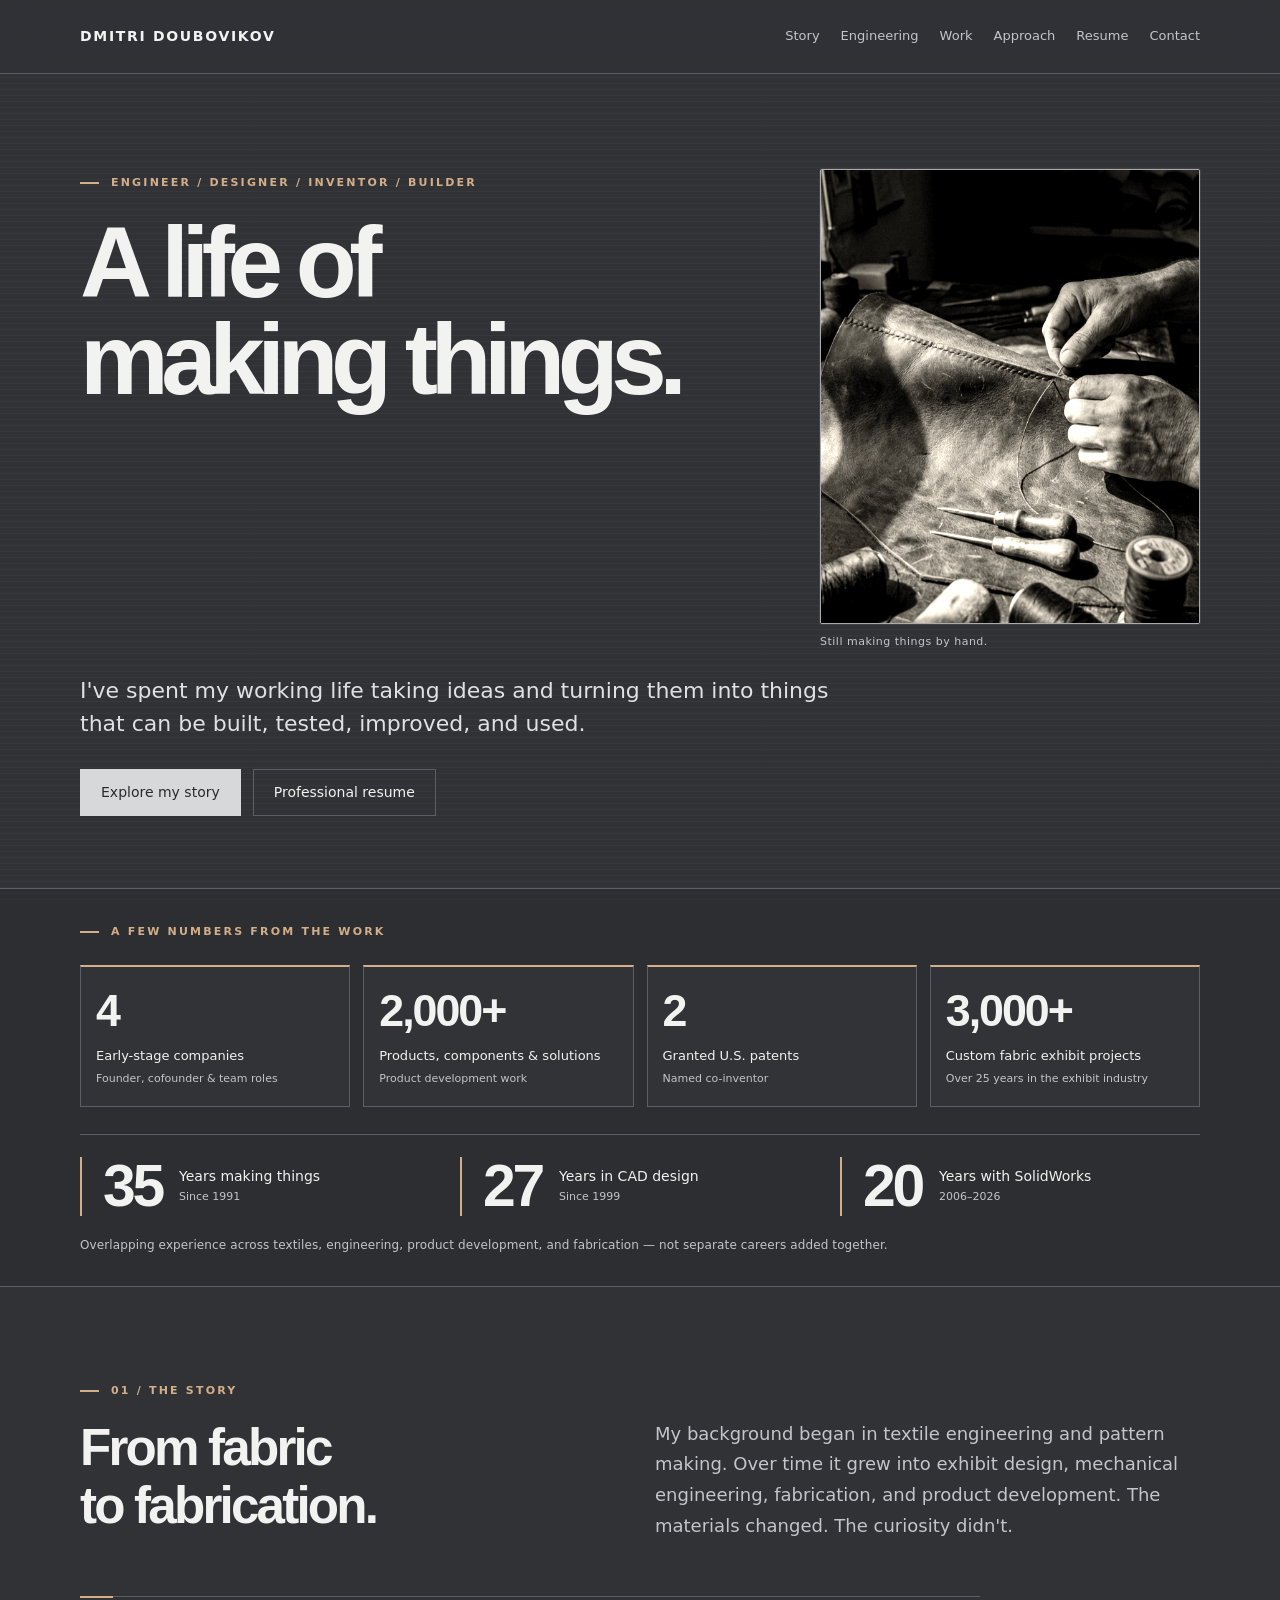
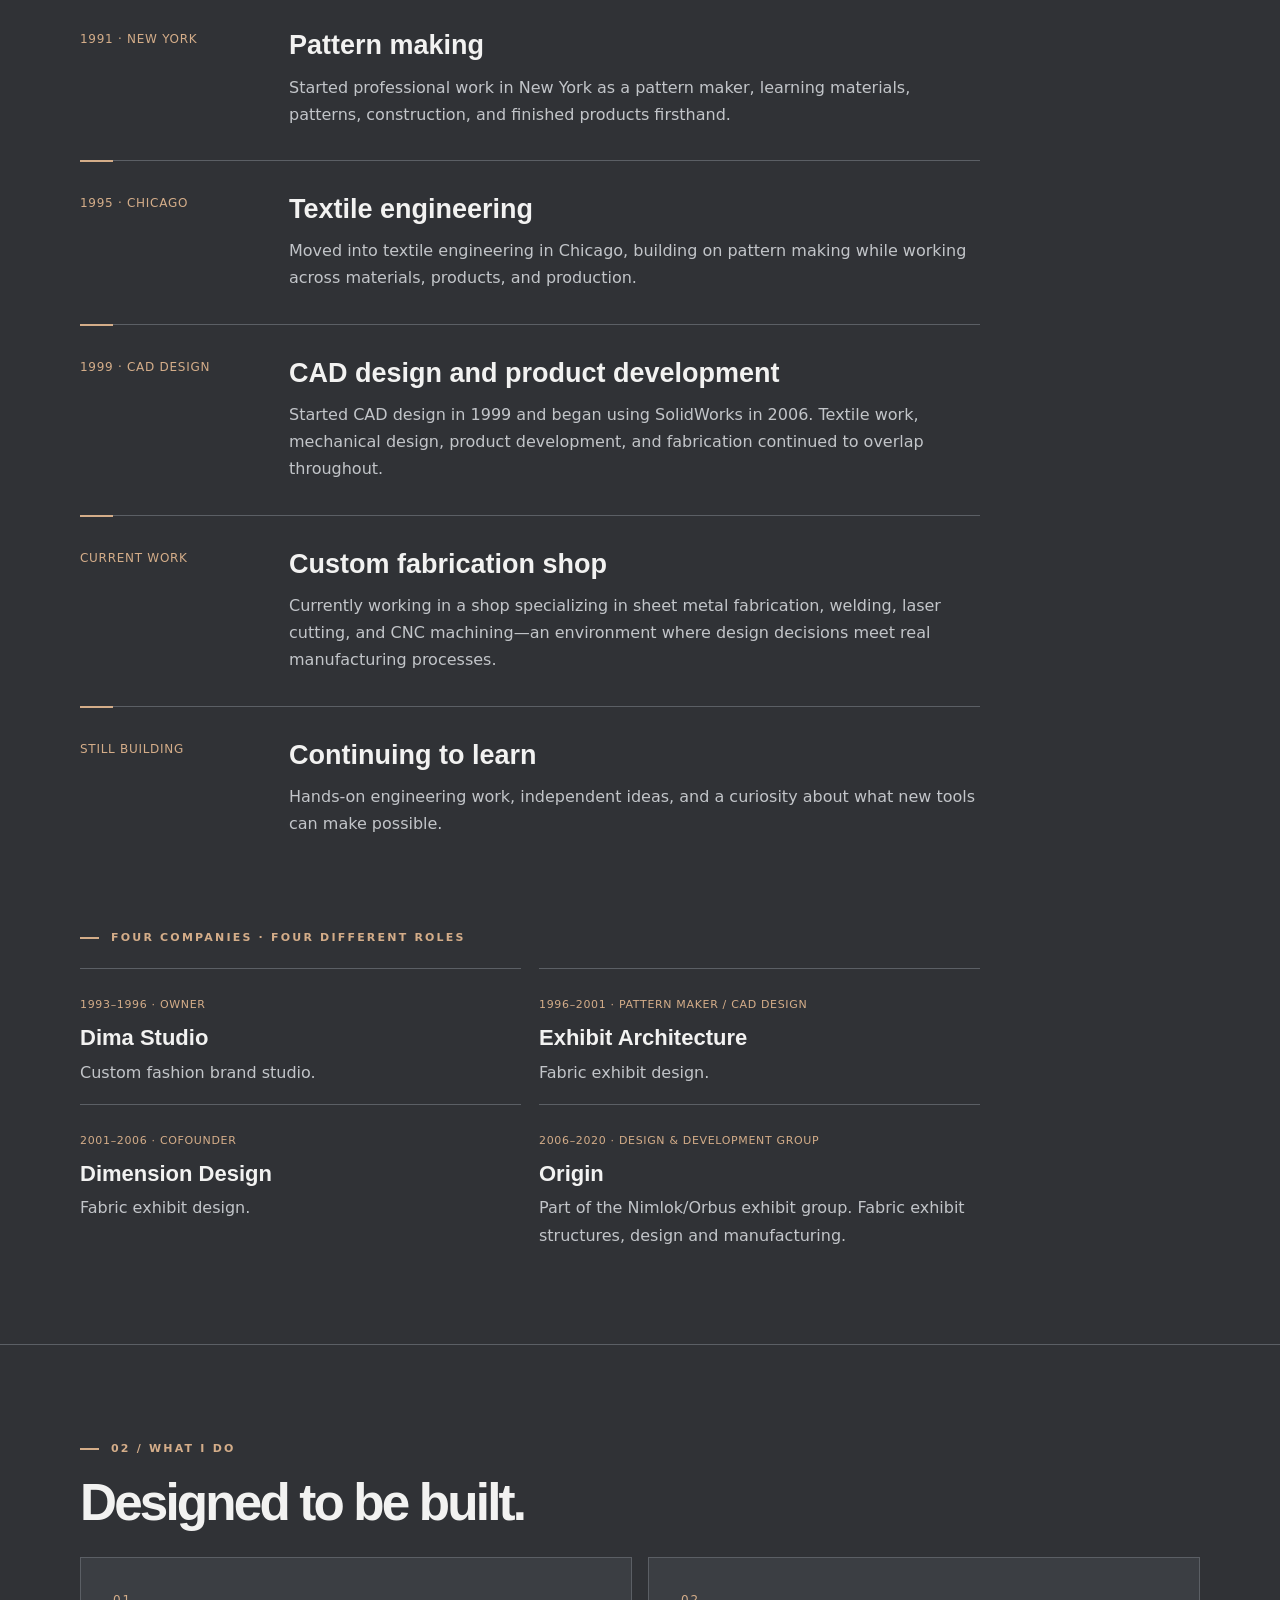
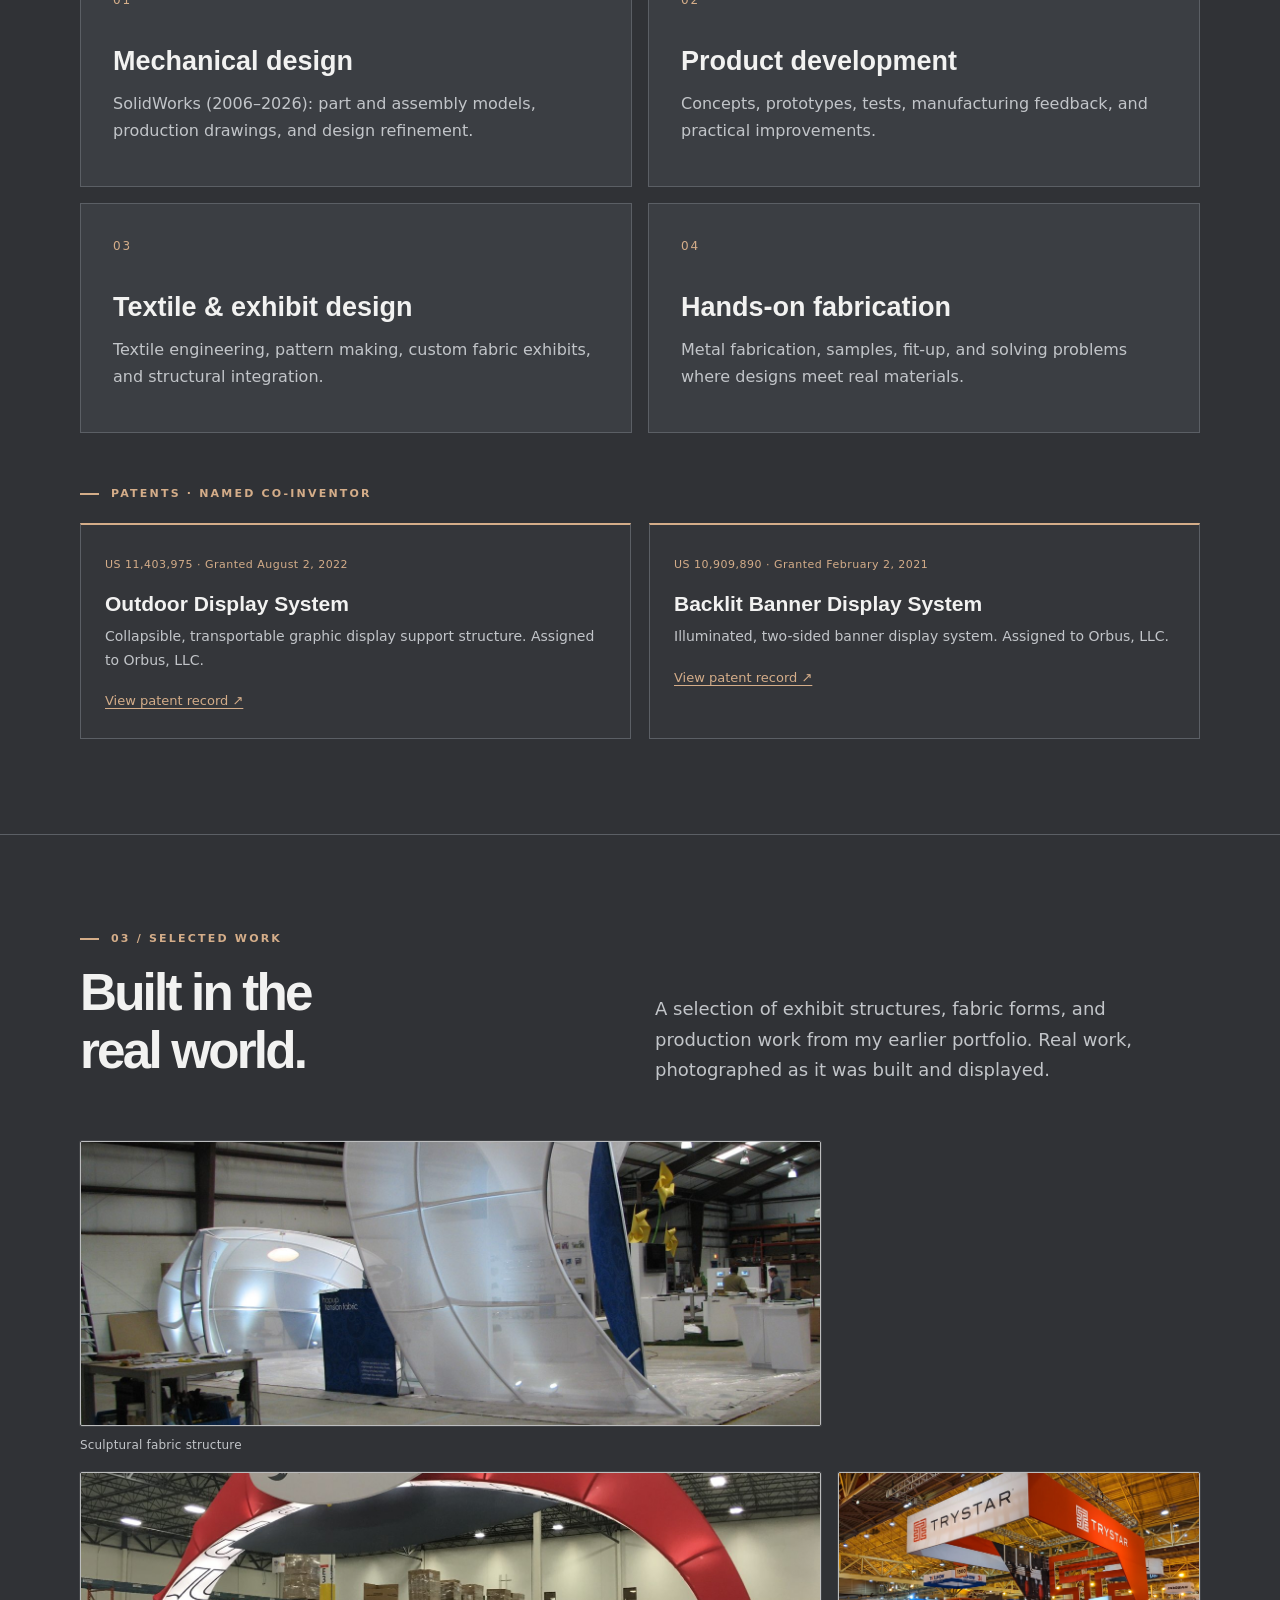
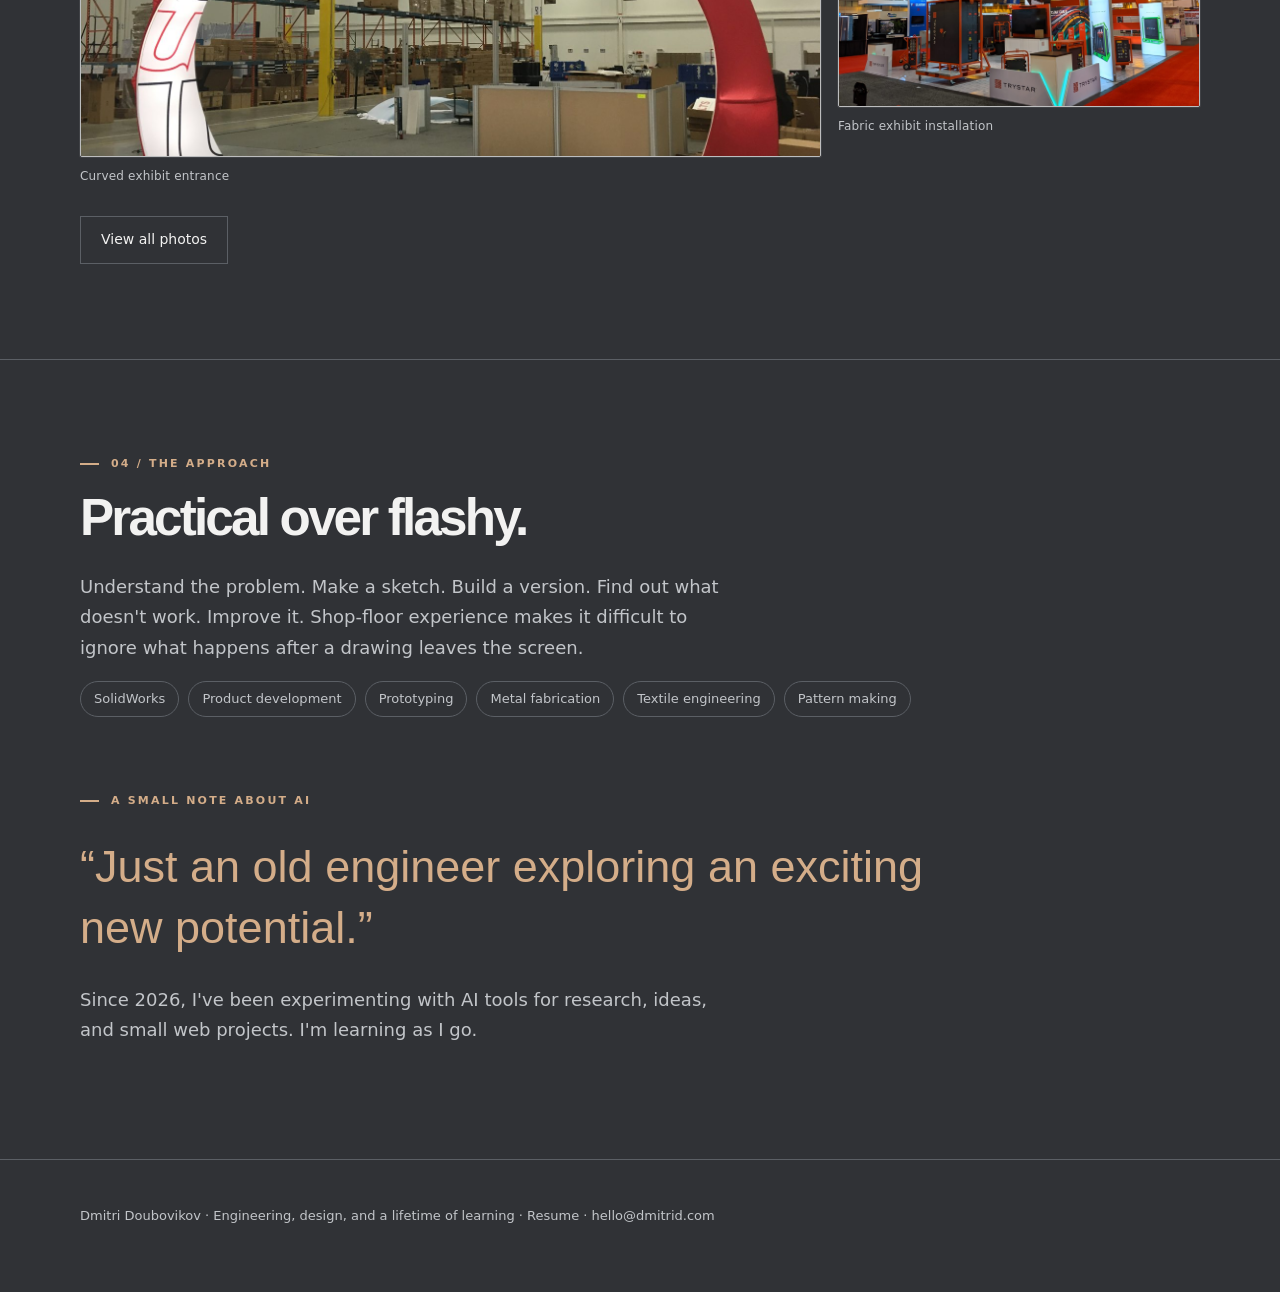
<file: index.html>
<!doctype html><html lang="en"><head><meta charset="utf-8"><meta name="viewport" content="width=device-width,initial-scale=1"><meta name="description" content="Dmitri Doubovikov — product development engineer, SolidWorks designer, inventor and hands-on builder."><title>Dmitri Doubovikov | A Life of Making Things</title><link rel="stylesheet" href="style.css"></head><body><header class="top"><nav class="wrap"><a class="brand" href="#top">DMITRI DOUBOVIKOV</a><div class="navlinks"><a href="#story">Story</a><a href="#engineering">Engineering</a><a href="photos.html">Work</a><a href="#approach">Approach</a><a href="resume.html">Resume</a><a href="mailto:hello@dmitrid.com">Contact</a></div></nav></header><main id="top"><div class="wrap hero"><div class="hero-main"><div><div class="eyebrow">Engineer / Designer / Inventor / Builder</div><h1>A life of<br><em>making things.</em></h1></div><figure class="hero-portrait"><img src="hero-leatherwork-sharp.jpg" width="607" height="964" alt="Hands sewing leather by hand at a workbench, a craft still practiced today"><figcaption>Still making things by hand.</figcaption></figure></div><div class="hero-bottom"><div><p class="lead">I've spent my working life taking ideas and turning them into things that can be built, tested, improved, and used.</p><div class="buttons"><a class="btn primary" href="#story">Explore my story</a><a class="btn" href="resume.html">Professional resume</a></div></div></div></div><section class="career-numbers" aria-label="Career in numbers"><div class="wrap"><div class="eyebrow">A few numbers from the work</div><div class="impact-stats"><div class="impact-stat"><strong>4</strong><span>Early-stage companies<br><small>Founder, cofounder &amp; team roles</small></span></div><div class="impact-stat"><strong>2,000+</strong><span>Products, components &amp; solutions<br><small>Product development work</small></span></div><div class="impact-stat"><strong>2</strong><span>Granted U.S. patents<br><small>Named co-inventor</small></span></div><div class="impact-stat"><strong>3,000+</strong><span>Custom fabric exhibit projects<br><small>Over 25 years in the exhibit industry</small></span></div></div><div class="career-stats"><div class="career-stat"><strong>35</strong><span>Years making things<br><small>Since 1991</small></span></div><div class="career-stat"><strong>27</strong><span>Years in CAD design<br><small>Since 1999</small></span></div><div class="career-stat"><strong>20</strong><span>Years with SolidWorks<br><small>2006–2026</small></span></div></div><p class="career-note">Overlapping experience across textiles, engineering, product development, and fabrication — not separate careers added together.</p></div></section><section id="story"><div class="wrap"><div class="eyebrow">01 / The story</div><div class="section-head"><h2>From fabric<br>to fabrication.</h2><p>My background began in textile engineering and pattern making. Over time it grew into exhibit design, mechanical engineering, fabrication, and product development. The materials changed. The curiosity didn't.</p></div><div class="timeline"><div class="step"><small>1991 · NEW YORK</small><div><h3>Pattern making</h3><p>Started professional work in New York as a pattern maker, learning materials, patterns, construction, and finished products firsthand.</p></div></div><div class="step"><small>1995 · CHICAGO</small><div><h3>Textile engineering</h3><p>Moved into textile engineering in Chicago, building on pattern making while working across materials, products, and production.</p></div></div><div class="step"><small>1999 · CAD DESIGN</small><div><h3>CAD design and product development</h3><p>Started CAD design in 1999 and began using SolidWorks in 2006. Textile work, mechanical design, product development, and fabrication continued to overlap throughout.</p></div></div><div class="step"><small>CURRENT WORK</small><div><h3>Custom fabrication shop</h3><p>Currently working in a shop specializing in sheet metal fabrication, welding, laser cutting, and CNC machining—an environment where design decisions meet real manufacturing processes.</p></div></div><div class="step"><small>STILL BUILDING</small><div><h3>Continuing to learn</h3><p>Hands-on engineering work, independent ideas, and a curiosity about what new tools can make possible.</p></div></div><div class="company-history"><div class="eyebrow">Four companies · Four different roles</div><div class="company-list"><article><small>1993–1996 · OWNER</small><h3>Dima Studio</h3><p>Custom fashion brand studio.</p></article><article><small>1996–2001 · PATTERN MAKER / CAD DESIGN</small><h3>Exhibit Architecture</h3><p>Fabric exhibit design.</p></article><article><small>2001–2006 · COFOUNDER</small><h3>Dimension Design</h3><p>Fabric exhibit design.</p></article><article><small>2006–2020 · DESIGN &amp; DEVELOPMENT GROUP</small><h3>Origin</h3><p>Part of the Nimlok/Orbus exhibit group. Fabric exhibit structures, design and manufacturing.</p></article></div></div></div></section><section id="engineering"><div class="wrap"><div class="eyebrow">02 / What I do</div><h2>Designed to be built.</h2><div class="grid"><article class="card"><div class="num">01</div><h3>Mechanical design</h3><p>SolidWorks (2006–2026): part and assembly models, production drawings, and design refinement.</p></article><article class="card"><div class="num">02</div><h3>Product development</h3><p>Concepts, prototypes, tests, manufacturing feedback, and practical improvements.</p></article><article class="card"><div class="num">03</div><h3>Textile &amp; exhibit design</h3><p>Textile engineering, pattern making, custom fabric exhibits, and structural integration.</p></article><article class="card"><div class="num">04</div><h3>Hands-on fabrication</h3><p>Metal fabrication, samples, fit-up, and solving problems where designs meet real materials.</p></article></div><div class="patent-records"><div class="eyebrow">Patents · Named co-inventor</div><div class="patent-list"><article><span class="patent-id">US 11,403,975 · Granted August 2, 2022</span><h3>Outdoor Display System</h3><p>Collapsible, transportable graphic display support structure. Assigned to Orbus, LLC.</p><a href="https://patents.justia.com/patent/11403975" target="_blank" rel="noopener noreferrer">View patent record ↗</a></article><article><span class="patent-id">US 10,909,890 · Granted February 2, 2021</span><h3>Backlit Banner Display System</h3><p>Illuminated, two-sided banner display system. Assigned to Orbus, LLC.</p><a href="https://patents.justia.com/patent/10909890" target="_blank" rel="noopener noreferrer">View patent record ↗</a></article></div></div></div></section><section id="projects"><div class="wrap"><div class="eyebrow">03 / Selected Work</div><div class="section-head"><h2>Built in the<br>real world.</h2><p>A selection of exhibit structures, fabric forms, and production work from my earlier portfolio. Real work, photographed as it was built and displayed.</p></div><div class="photo-grid"><figure class="photo-card wide"><a href="photos.html"><img src="assets/01-fabric-structure.jpg" alt="Sculptural fabric structure" loading="lazy" onerror="this.parentNode.hidden=true"></a><figcaption>Sculptural fabric structure</figcaption></figure><figure class="photo-card wide"><a href="photos.html"><img src="assets/05-red-arch.jpg" alt="Completed red curved exhibit entrance" loading="lazy" onerror="this.parentNode.hidden=true"></a><figcaption>Curved exhibit entrance</figcaption></figure><figure class="photo-card"><a href="photos.html"><img src="assets/10-orange-exhibit.jpg" alt="Fabric exhibit installation" loading="lazy" onerror="this.parentNode.hidden=true"></a><figcaption>Fabric exhibit installation</figcaption></figure></div><div class="buttons"><a class="btn" href="photos.html">View all photos</a></div></div></section><section id="approach"><div class="wrap"><div class="eyebrow">04 / The approach</div><h2>Practical over flashy.</h2><p class="intro">Understand the problem. Make a sketch. Build a version. Find out what doesn't work. Improve it. Shop-floor experience makes it difficult to ignore what happens after a drawing leaves the screen.</p><div class="tagrow"><span class="tag">SolidWorks</span><span class="tag">Product development</span><span class="tag">Prototyping</span><span class="tag">Metal fabrication</span><span class="tag">Textile engineering</span><span class="tag">Pattern making</span></div><div style="margin-top:75px" class="eyebrow">A small note about AI</div><p class="quote">“Just an old engineer exploring an exciting new potential.”</p><p class="intro">Since 2026, I've been experimenting with AI tools for research, ideas, and small web projects. I'm learning as I go.</p></div></section></main><footer class="foot"><div class="wrap">Dmitri Doubovikov · Engineering, design, and a lifetime of learning · <a href="resume.html">Resume</a> · <a href="mailto:hello@dmitrid.com">hello@dmitrid.com</a></div></footer><script id="site-presence-tracker">
/* Anonymous page-open events and presence heartbeats; no cookies, form data, or fingerprinting. */
(function(){
 if(!globalThis.crypto?.randomUUID || typeof fetch!=='function')return;
 const endpoint='https://znzoepudtfpsxoglkyia.supabase.co/rest/v1/site_visit_events';
 const key='sb_publishable_XySCbewhCGiQXPGMui5peA_SiZz0VqA';
 let session=crypto.randomUUID(),last=0;
 try{
  const k='ui_dmitrid_tab_session';
  const stored=sessionStorage.getItem(k);
  if(stored&&/^[0-9a-f-]{36}$/.test(stored))session=stored;
  else sessionStorage.setItem(k,session);
 }catch{}
 function record(type){
  if(document.visibilityState!=='visible')return;
  if(type==='heartbeat'&&Date.now()-last<18000)return;
  last=Date.now();
  const row={project_slug:'dmitrid.com',visitor_id:session,session_id:session,event_type:type};
  fetch(endpoint,{method:'POST',headers:{'Content-Type':'application/json',apikey:key,Prefer:'return=minimal'},body:JSON.stringify(row),keepalive:true}).catch(()=>{});
 }
 record('view');
 const started=Date.now();
 const timer=setInterval(()=>{if(Date.now()-started<30*60*1000)record('heartbeat');else clearInterval(timer)},20000);
})();
</script></body></html>
</file>
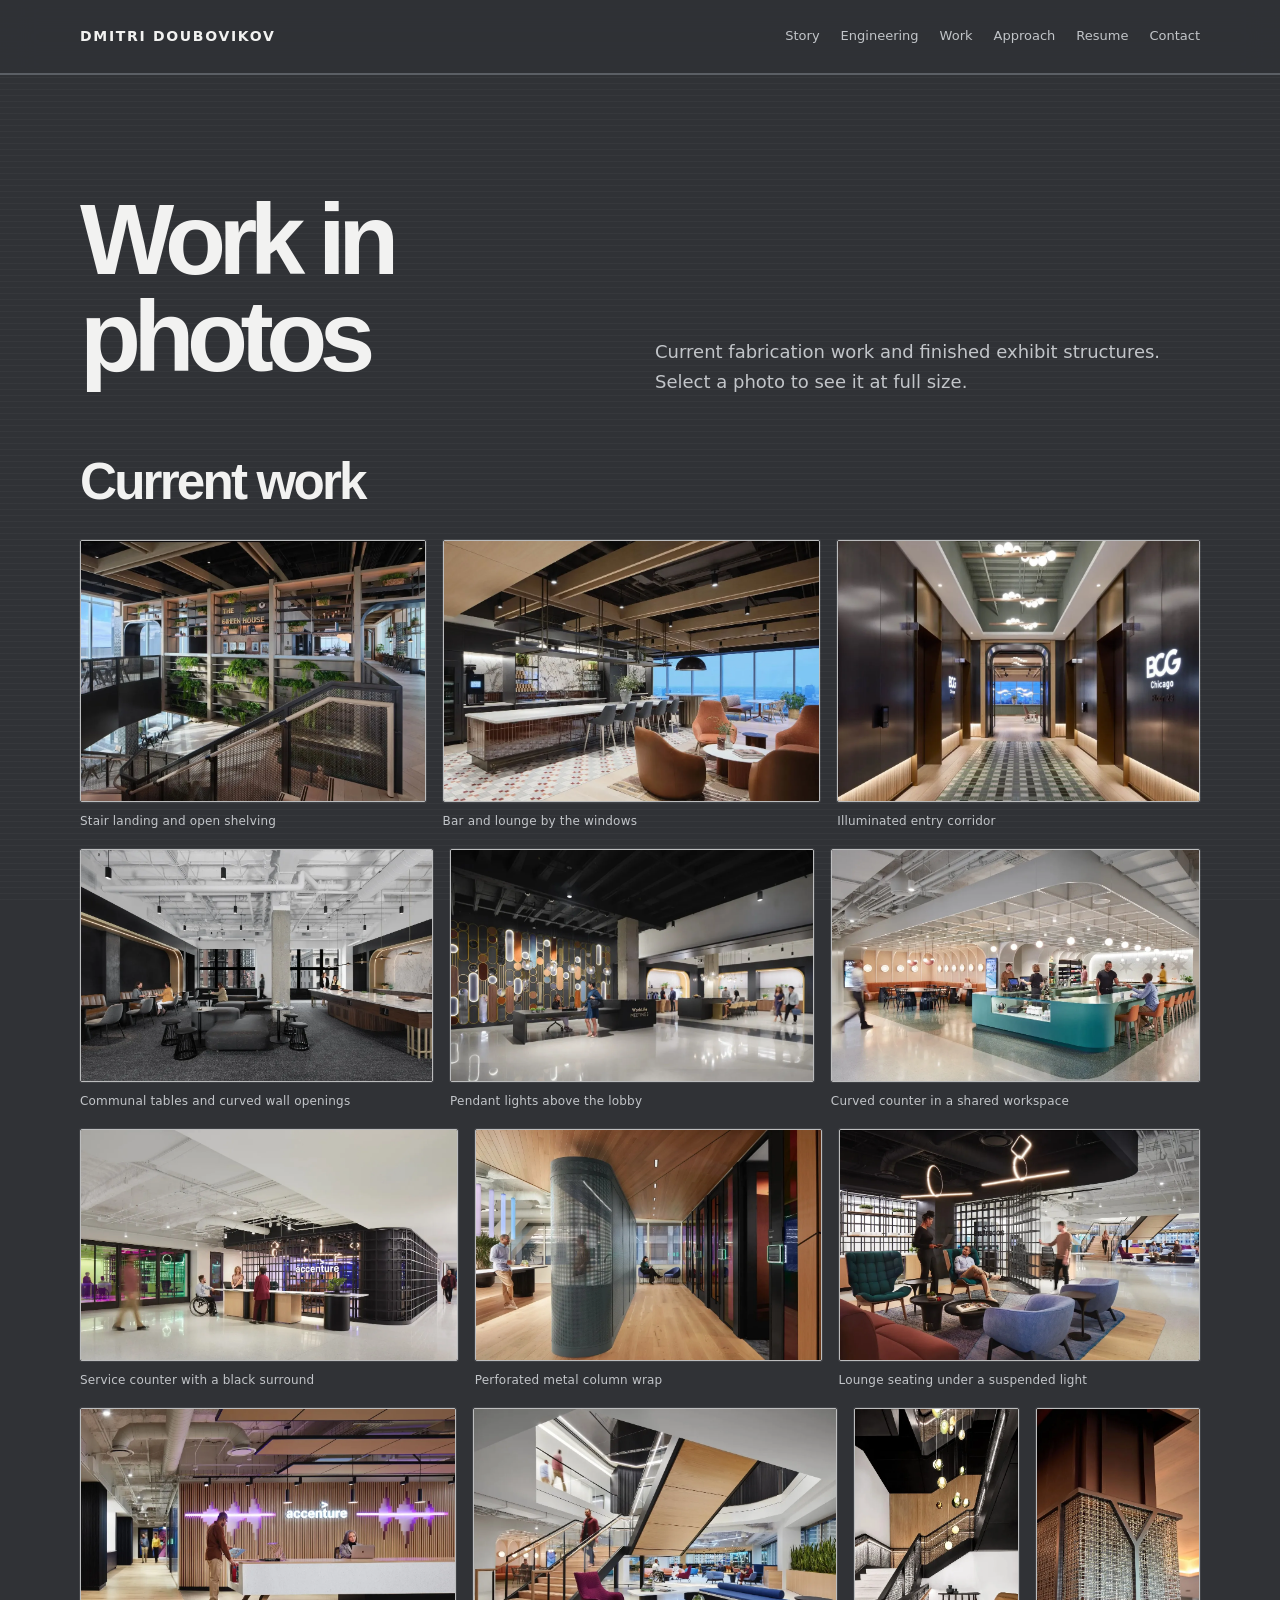
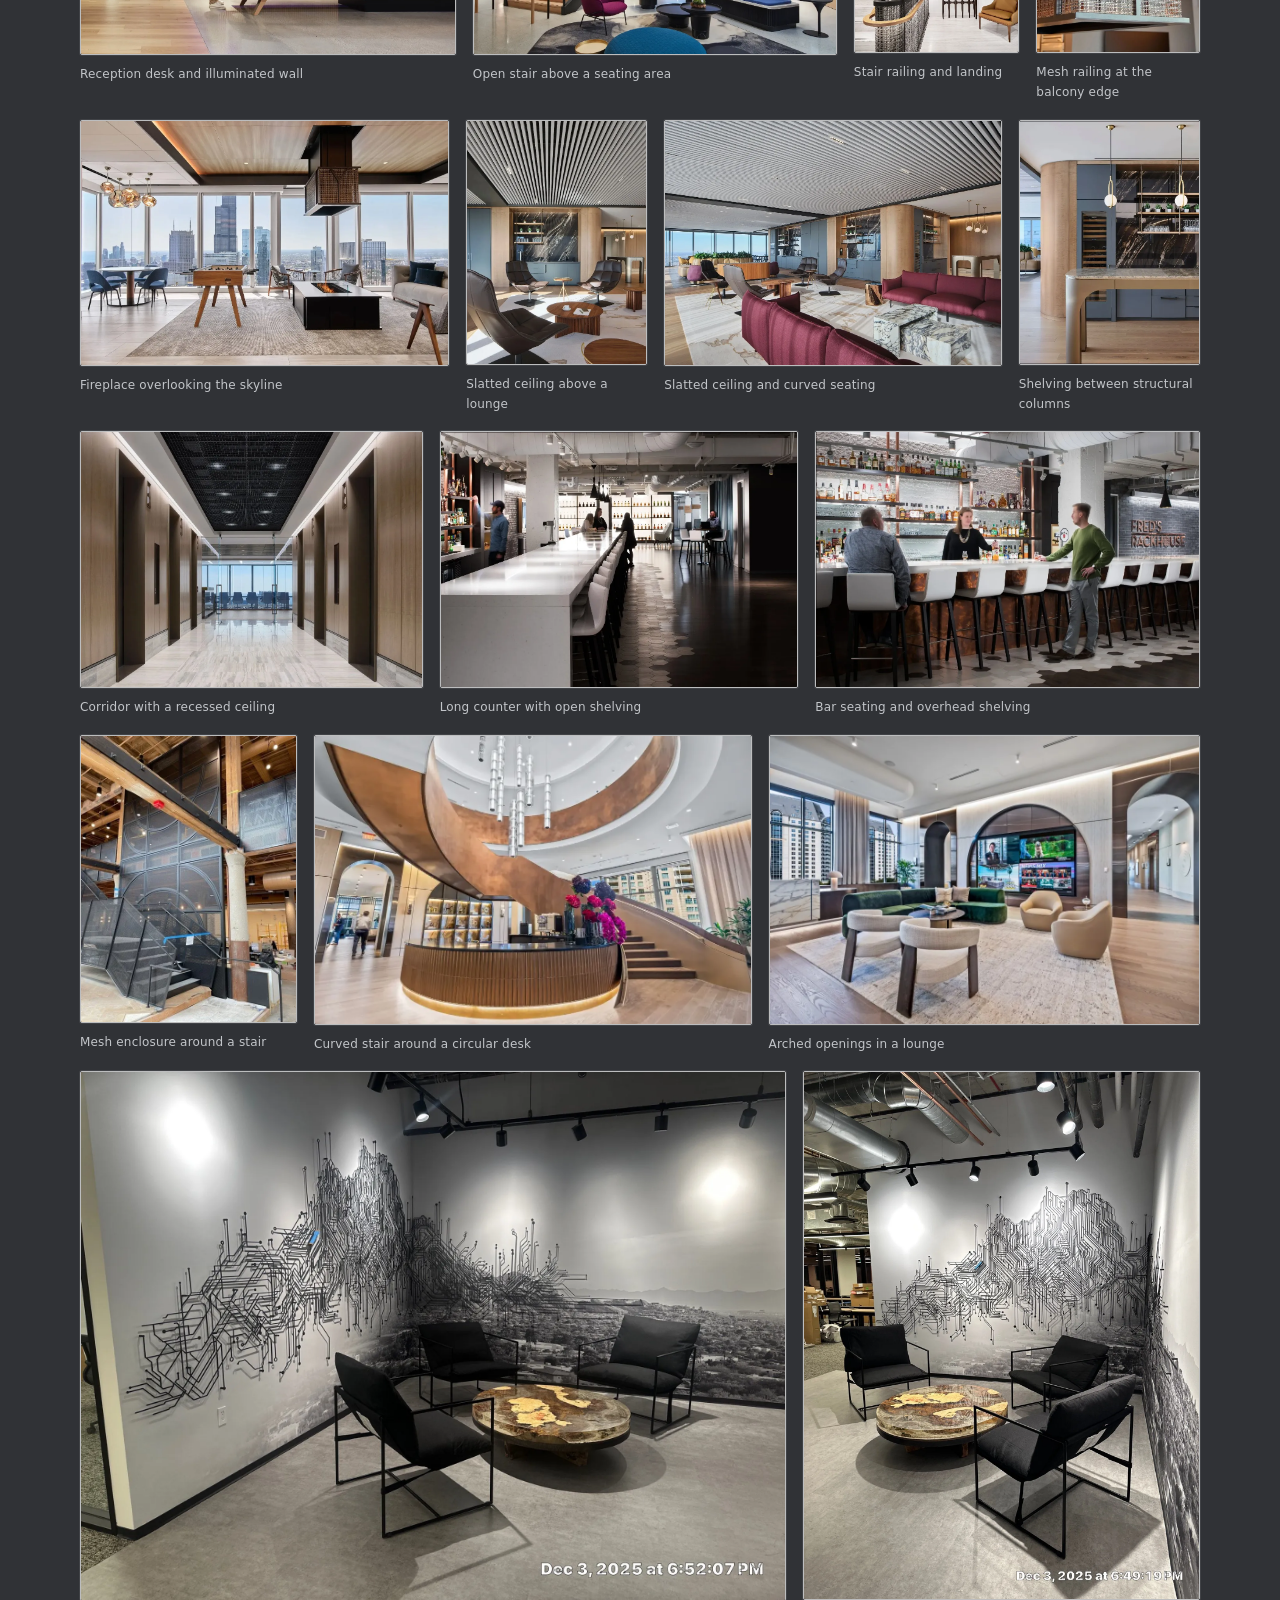
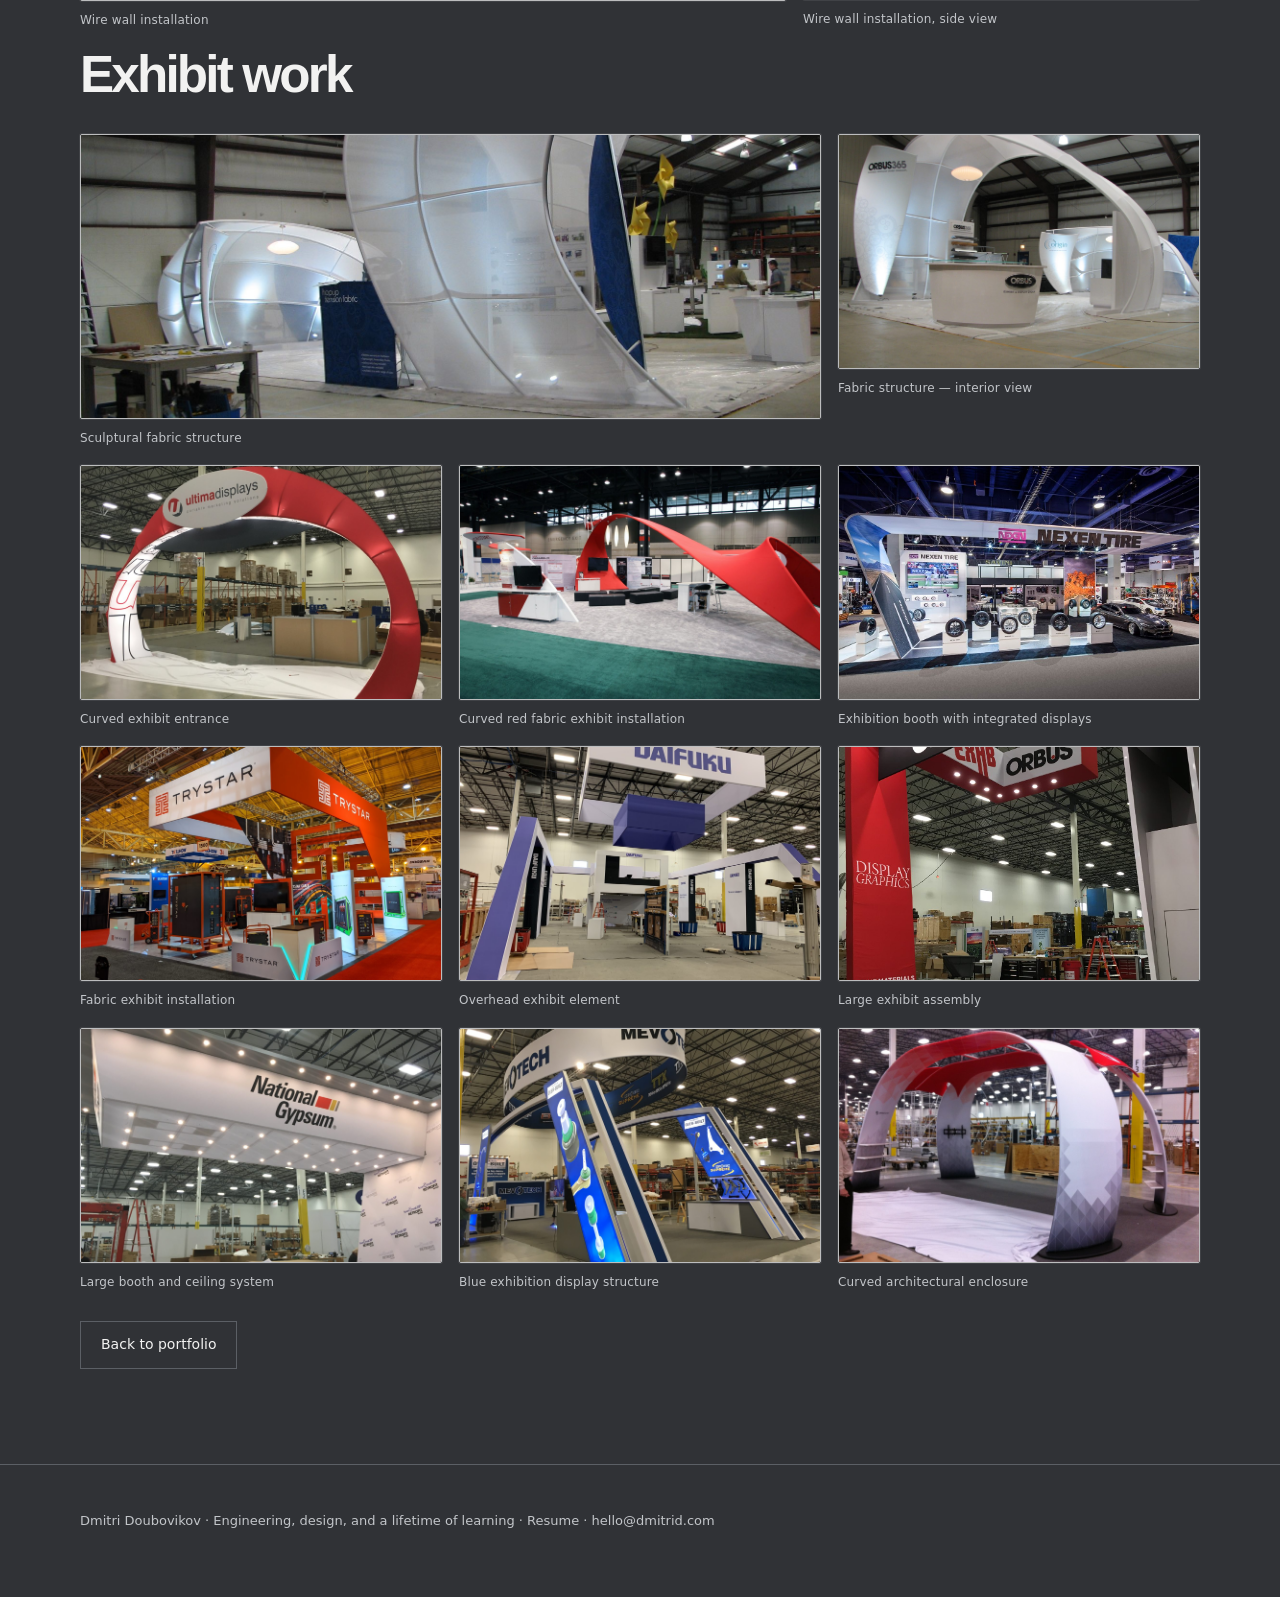
<file: photos.html>
<!doctype html>
<html lang="en">
<head>
<meta charset="utf-8">
<meta name="viewport" content="width=device-width,initial-scale=1">
<title>Work in Photos | Dmitri Doubovikov</title>
<meta name="description" content="Dmitri Doubovikov’s exhibit structures, fabric forms and technical drawings.">
<link rel="stylesheet" href="style.css">
<style>
.shop-gallery { display: flex; flex-wrap: wrap; align-items: flex-start; }
.shop-gallery .photo-card { flex: var(--ratio) 1 calc(var(--ratio) * 225px); }
.shop-gallery .photo-card img { height: auto; aspect-ratio: auto; }
@media (max-width: 760px) {
  .shop-gallery .photo-card { flex-basis: calc(var(--ratio) * 175px); }
}
@media (max-width: 460px) {
  .shop-gallery .photo-card { flex-basis: 100%; }
}
</style>
</head>
<body>
<header class="top"><nav class="wrap"><a class="brand" href="index.html#top">DMITRI DOUBOVIKOV</a><div class="navlinks"><a href="index.html#story">Story</a><a href="index.html#engineering">Engineering</a><a href="photos.html" aria-current="page">Work</a><a href="index.html#approach">Approach</a><a href="resume.html">Resume</a><a href="mailto:hello@dmitrid.com">Contact</a></div></nav></header>
<main><section><div class="wrap">
<div class="section-head"><h1>Work in photos</h1><p>Current fabrication work and finished exhibit structures. Select a photo to see it at full size.</p></div>
<h2>Current work</h2>
<div class="photo-grid shop-gallery">
<figure class="photo-card" style="--ratio:1.3205"><a href="assets/shop/2.webp"><img width="1067" height="808" src="assets/shop/2.webp" alt="Stair landing and open shelving" loading="eager"></a><figcaption>Stair landing and open shelving</figcaption></figure>
<figure class="photo-card" style="--ratio:1.4431"><a href="assets/shop/3.webp"><img width="1153" height="799" src="assets/shop/3.webp" alt="Bar and lounge by the windows" loading="eager"></a><figcaption>Bar and lounge by the windows</figcaption></figure>
<figure class="photo-card" style="--ratio:1.3860"><a href="assets/shop/4.webp"><img width="1106" height="798" src="assets/shop/4.webp" alt="Illuminated entry corridor" loading="lazy"></a><figcaption>Illuminated entry corridor</figcaption></figure>
<figure class="photo-card" style="--ratio:1.5156"><a href="assets/shop/5.webp"><img width="1211" height="799" src="assets/shop/5.webp" alt="Communal tables and curved wall openings" loading="lazy"></a><figcaption>Communal tables and curved wall openings</figcaption></figure>
<figure class="photo-card" style="--ratio:1.5613"><a href="assets/shop/6.webp"><img width="1249" height="800" src="assets/shop/6.webp" alt="Pendant lights above the lobby" loading="lazy"></a><figcaption>Pendant lights above the lobby</figcaption></figure>
<figure class="photo-card" style="--ratio:1.5845"><a href="assets/shop/7.webp"><img width="1266" height="799" src="assets/shop/7.webp" alt="Curved counter in a shared workspace" loading="lazy"></a><figcaption>Curved counter in a shared workspace</figcaption></figure>
<figure class="photo-card" style="--ratio:1.6299"><a href="assets/shop/8.webp"><img width="1299" height="797" src="assets/shop/8.webp" alt="Service counter with a black surround" loading="lazy"></a><figcaption>Service counter with a black surround</figcaption></figure>
<figure class="photo-card" style="--ratio:1.4962"><a href="assets/shop/9.webp"><img width="1194" height="798" src="assets/shop/9.webp" alt="Perforated metal column wrap" loading="lazy"></a><figcaption>Perforated metal column wrap</figcaption></figure>
<figure class="photo-card" style="--ratio:1.5592"><a href="assets/shop/10.webp"><img width="1252" height="803" src="assets/shop/10.webp" alt="Lounge seating under a suspended light" loading="lazy"></a><figcaption>Lounge seating under a suspended light</figcaption></figure>
<figure class="photo-card" style="--ratio:1.5264"><a href="assets/shop/11.webp"><img width="1215" height="796" src="assets/shop/11.webp" alt="Reception desk and illuminated wall" loading="lazy"></a><figcaption>Reception desk and illuminated wall</figcaption></figure>
<figure class="photo-card" style="--ratio:1.4782"><a href="assets/shop/12.webp"><img width="1184" height="801" src="assets/shop/12.webp" alt="Open stair above a seating area" loading="lazy"></a><figcaption>Open stair above a seating area</figcaption></figure>
<figure class="photo-card" style="--ratio:0.6722"><a href="assets/shop/13.webp"><img width="529" height="787" src="assets/shop/13.webp" alt="Stair railing and landing" loading="lazy"></a><figcaption>Stair railing and landing</figcaption></figure>
<figure class="photo-card" style="--ratio:0.6646"><a href="assets/shop/14.webp"><img width="531" height="799" src="assets/shop/14.webp" alt="Mesh railing at the balcony edge" loading="lazy"></a><figcaption>Mesh railing at the balcony edge</figcaption></figure>
<figure class="photo-card" style="--ratio:1.5037"><a href="assets/shop/15.webp"><img width="1203" height="800" src="assets/shop/15.webp" alt="Fireplace overlooking the skyline" loading="lazy"></a><figcaption>Fireplace overlooking the skyline</figcaption></figure>
<figure class="photo-card" style="--ratio:0.7378"><a href="assets/shop/16.webp"><img width="588" height="797" src="assets/shop/16.webp" alt="Slatted ceiling above a lounge" loading="lazy"></a><figcaption>Slatted ceiling above a lounge</figcaption></figure>
<figure class="photo-card" style="--ratio:1.3745"><a href="assets/shop/17.webp"><img width="1101" height="801" src="assets/shop/17.webp" alt="Slatted ceiling and curved seating" loading="lazy"></a><figcaption>Slatted ceiling and curved seating</figcaption></figure>
<figure class="photo-card" style="--ratio:0.7385"><a href="assets/shop/18.webp"><img width="596" height="807" src="assets/shop/18.webp" alt="Shelving between structural columns" loading="lazy"></a><figcaption>Shelving between structural columns</figcaption></figure>
<figure class="photo-card" style="--ratio:1.3371"><a href="assets/shop/19.webp"><img width="1067" height="798" src="assets/shop/19.webp" alt="Corridor with a recessed ceiling" loading="lazy"></a><figcaption>Corridor with a recessed ceiling</figcaption></figure>
<figure class="photo-card" style="--ratio:1.3995"><a href="assets/shop/20.webp"><img width="1121" height="801" src="assets/shop/20.webp" alt="Long counter with open shelving" loading="lazy"></a><figcaption>Long counter with open shelving</figcaption></figure>
<figure class="photo-card" style="--ratio:1.5012"><a href="assets/shop/21.webp"><img width="1201" height="800" src="assets/shop/21.webp" alt="Bar seating and overhead shelving" loading="lazy"></a><figcaption>Bar seating and overhead shelving</figcaption></figure>
<figure class="photo-card" style="--ratio:0.7500"><a href="assets/shop/22.webp"><img width="480" height="640" src="assets/shop/22.webp" alt="Mesh enclosure around a stair" loading="lazy"></a><figcaption>Mesh enclosure around a stair</figcaption></figure>
<figure class="photo-card" style="--ratio:1.5136"><a href="assets/shop/23.webp"><img width="946" height="625" src="assets/shop/23.webp" alt="Curved stair around a circular desk" loading="lazy"></a><figcaption>Curved stair around a circular desk</figcaption></figure>
<figure class="photo-card" style="--ratio:1.4921"><a href="assets/shop/24.webp"><img width="940" height="630" src="assets/shop/24.webp" alt="Arched openings in a lounge" loading="lazy"></a><figcaption>Arched openings in a lounge</figcaption></figure>
<figure class="photo-card" style="--ratio:1.3333"><a href="assets/shop/wire-1.webp"><img width="1800" height="1350" src="assets/shop/wire-1.webp" alt="Wire wall installation" loading="lazy"></a><figcaption>Wire wall installation</figcaption></figure>
<figure class="photo-card" style="--ratio:0.7500"><a href="assets/shop/wire-2.webp"><img width="1350" height="1800" src="assets/shop/wire-2.webp" alt="Wire wall installation, side view" loading="lazy"></a><figcaption>Wire wall installation, side view</figcaption></figure>
</div>
<h2>Exhibit work</h2>
<div class="photo-grid">
<figure class="photo-card wide"><a href="assets/01-fabric-structure.jpg"><img src="assets/01-fabric-structure.jpg" alt="Sculptural fabric structure" loading="eager"></a><figcaption>Sculptural fabric structure</figcaption></figure>
<figure class="photo-card"><a href="assets/02-structure-interior.jpg"><img src="assets/02-structure-interior.jpg" alt="Fabric structure — interior view" loading="eager"></a><figcaption>Fabric structure — interior view</figcaption></figure>


<figure class="photo-card"><a href="assets/05-red-arch.jpg"><img src="assets/05-red-arch.jpg" alt="Curved exhibit entrance" loading="lazy"></a><figcaption>Curved exhibit entrance</figcaption></figure>
<figure class="photo-card"><a href="assets/06-ferring-exhibit.jpg"><img src="assets/06-ferring-exhibit.jpg" alt="Curved red fabric exhibit installation" loading="lazy"></a><figcaption>Curved red fabric exhibit installation</figcaption></figure>


<figure class="photo-card"><a href="assets/09-nexen.jpg"><img src="assets/09-nexen.jpg" alt="Exhibition booth with integrated display elements" loading="lazy"></a><figcaption>Exhibition booth with integrated displays</figcaption></figure>
<figure class="photo-card"><a href="assets/10-orange-exhibit.jpg"><img src="assets/10-orange-exhibit.jpg" alt="Fabric exhibit installation" loading="lazy"></a><figcaption>Fabric exhibit installation</figcaption></figure>
<figure class="photo-card"><a href="assets/11-suspended-structure.jpg"><img src="assets/11-suspended-structure.jpg" alt="Overhead exhibit element" loading="lazy"></a><figcaption>Overhead exhibit element</figcaption></figure>

<figure class="photo-card"><a href="assets/13-structural-detail.jpg"><img src="assets/13-structural-detail.jpg" alt="Large exhibit assembly" loading="lazy"></a><figcaption>Large exhibit assembly</figcaption></figure>
<figure class="photo-card"><a href="assets/14-national-gypsum.jpg"><img src="assets/14-national-gypsum.jpg" alt="Large booth and ceiling system" loading="lazy"></a><figcaption>Large booth and ceiling system</figcaption></figure>
<figure class="photo-card"><a href="assets/15-blue-exhibit.jpg"><img src="assets/15-blue-exhibit.jpg" alt="Blue exhibition display structure" loading="lazy"></a><figcaption>Blue exhibition display structure</figcaption></figure>
<figure class="photo-card"><a href="assets/16-curved-enclosure.jpg"><img src="assets/16-curved-enclosure.jpg" alt="Curved architectural enclosure" loading="lazy"></a><figcaption>Curved architectural enclosure</figcaption></figure>

</div><div class="buttons"><a class="btn" href="index.html#projects">Back to portfolio</a></div>
</div></section></main>
<footer class="foot"><div class="wrap">Dmitri Doubovikov · Engineering, design, and a lifetime of learning · <a href="resume.html">Resume</a> · <a href="mailto:hello@dmitrid.com">hello@dmitrid.com</a></div></footer>
<script id="site-presence-tracker">
/* Anonymous page-open events and presence heartbeats; no cookies, form data, or fingerprinting. */
(function(){
 if(!globalThis.crypto?.randomUUID || typeof fetch!=='function')return;
 const endpoint='https://znzoepudtfpsxoglkyia.supabase.co/rest/v1/site_visit_events';
 const key='sb_publishable_XySCbewhCGiQXPGMui5peA_SiZz0VqA';
 let session=crypto.randomUUID(),last=0;
 try{
  const k='ui_dmitrid_tab_session';
  const stored=sessionStorage.getItem(k);
  if(stored&&/^[0-9a-f-]{36}$/.test(stored))session=stored;
  else sessionStorage.setItem(k,session);
 }catch{}
 function record(type){
  if(document.visibilityState!=='visible')return;
  if(type==='heartbeat'&&Date.now()-last<18000)return;
  last=Date.now();
  const row={project_slug:'dmitrid.com',visitor_id:session,session_id:session,event_type:type};
  fetch(endpoint,{method:'POST',headers:{'Content-Type':'application/json',apikey:key,Prefer:'return=minimal'},body:JSON.stringify(row),keepalive:true}).catch(()=>{});
 }
 record('view');
 const started=Date.now();
 const timer=setInterval(()=>{if(Date.now()-started<30*60*1000)record('heartbeat');else clearInterval(timer)},20000);
})();
</script></body></html>
</file>
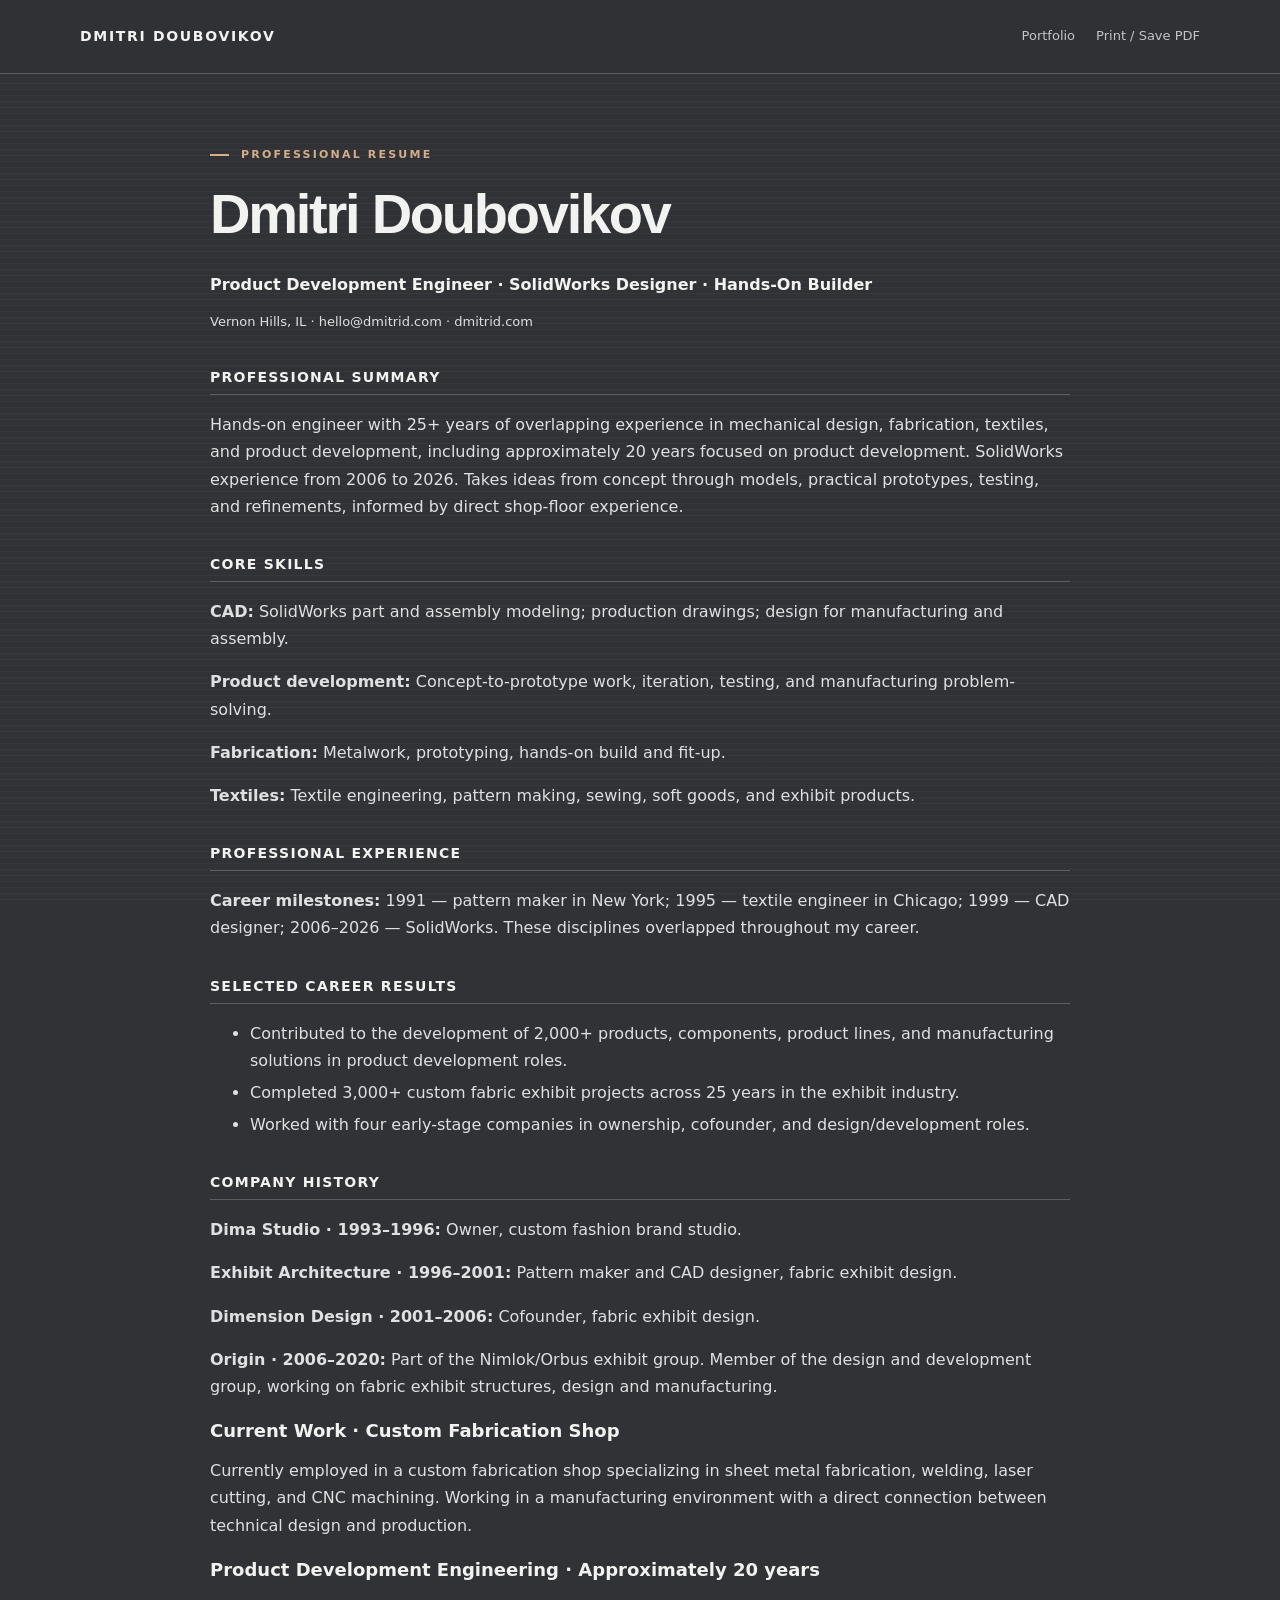
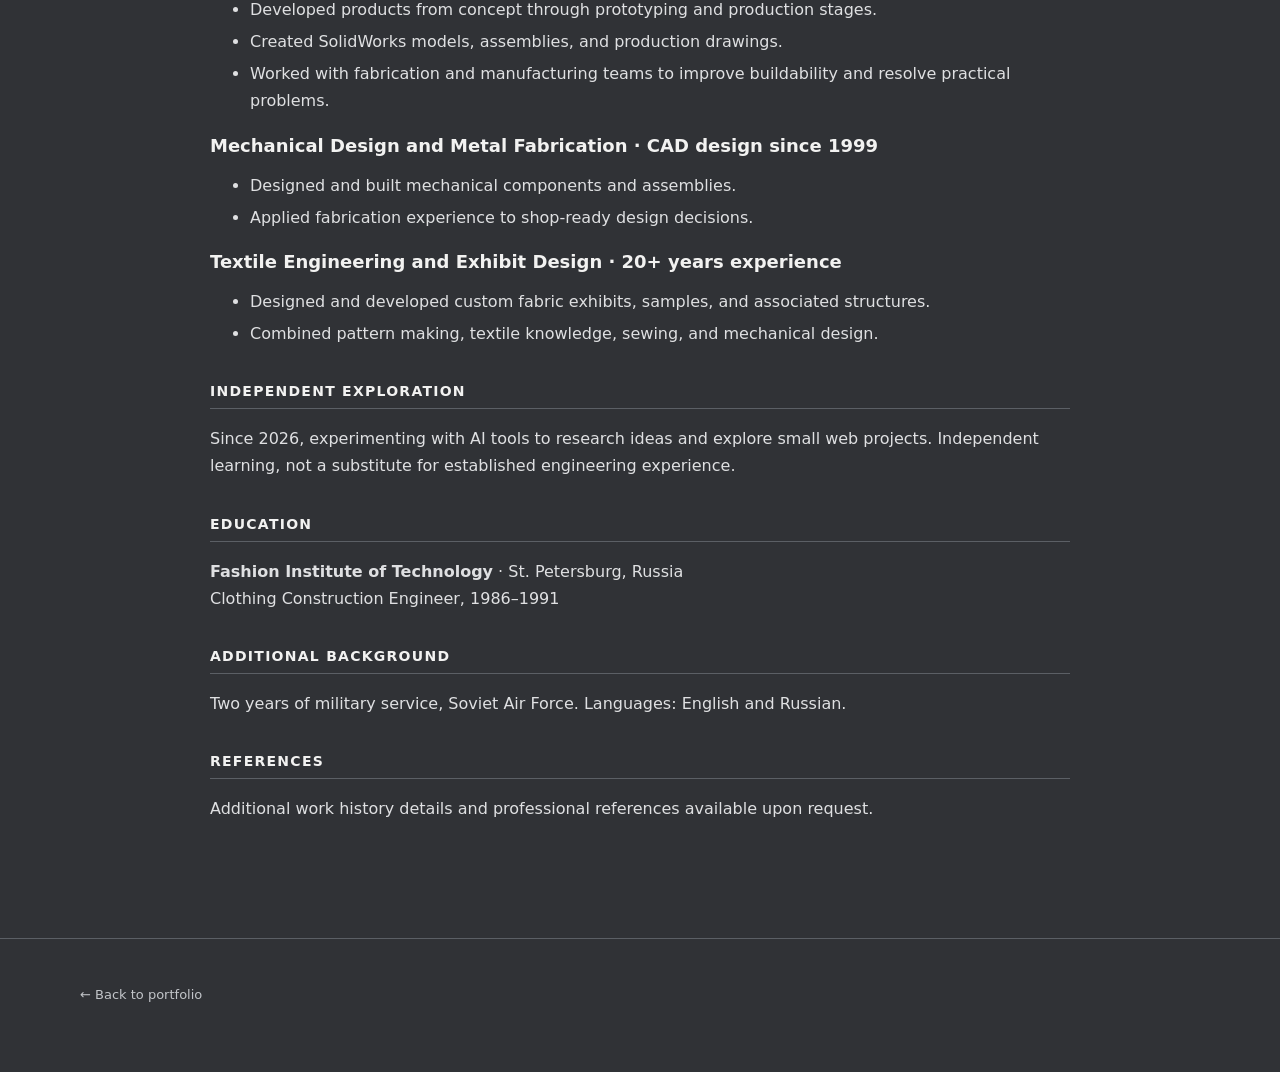
<file: resume.html>
<!doctype html><html lang="en"><head><meta charset="utf-8"><meta name="viewport" content="width=device-width,initial-scale=1"><title>Resume | Dmitri Doubovikov</title><link rel="stylesheet" href="style.css"></head><body><header class="top"><nav class="wrap"><a class="brand" href="index.html">DMITRI DOUBOVIKOV</a><div class="navlinks"><a href="index.html">Portfolio</a><a href="#" onclick="window.print();return false">Print / Save PDF</a></div></nav></header><main class="wrap resume"><div class="eyebrow">Professional resume</div><h1>Dmitri Doubovikov</h1><strong>Product Development Engineer · SolidWorks Designer · Hands-On Builder</strong><p class="small">Vernon Hills, IL · <a href="mailto:hello@dmitrid.com">hello@dmitrid.com</a> · dmitrid.com</p><h2>Professional Summary</h2><p>Hands-on engineer with 25+ years of overlapping experience in mechanical design, fabrication, textiles, and product development, including approximately 20 years focused on product development. SolidWorks experience from 2006 to 2026. Takes ideas from concept through models, practical prototypes, testing, and refinements, informed by direct shop-floor experience.</p><h2>Core Skills</h2><p><strong>CAD:</strong> SolidWorks part and assembly modeling; production drawings; design for manufacturing and assembly.</p><p><strong>Product development:</strong> Concept-to-prototype work, iteration, testing, and manufacturing problem-solving.</p><p><strong>Fabrication:</strong> Metalwork, prototyping, hands-on build and fit-up.</p><p><strong>Textiles:</strong> Textile engineering, pattern making, sewing, soft goods, and exhibit products.</p><h2>Professional Experience</h2><p><strong>Career milestones:</strong> 1991 — pattern maker in New York; 1995 — textile engineer in Chicago; 1999 — CAD designer; 2006–2026 — SolidWorks. These disciplines overlapped throughout my career.</p><h2>Selected Career Results</h2><ul><li>Contributed to the development of 2,000+ products, components, product lines, and manufacturing solutions in product development roles.</li><li>Completed 3,000+ custom fabric exhibit projects across 25 years in the exhibit industry.</li><li>Worked with four early-stage companies in ownership, cofounder, and design/development roles.</li></ul><h2>Company History</h2><p><strong>Dima Studio · 1993–1996:</strong> Owner, custom fashion brand studio.</p><p><strong>Exhibit Architecture · 1996–2001:</strong> Pattern maker and CAD designer, fabric exhibit design.</p><p><strong>Dimension Design · 2001–2006:</strong> Cofounder, fabric exhibit design.</p><p><strong>Origin · 2006–2020:</strong> Part of the Nimlok/Orbus exhibit group. Member of the design and development group, working on fabric exhibit structures, design and manufacturing.</p><h3>Current Work · Custom Fabrication Shop</h3><p>Currently employed in a custom fabrication shop specializing in sheet metal fabrication, welding, laser cutting, and CNC machining. Working in a manufacturing environment with a direct connection between technical design and production.</p><h3>Product Development Engineering · Approximately 20 years</h3><ul><li>Developed products from concept through prototyping and production stages.</li><li>Created SolidWorks models, assemblies, and production drawings.</li><li>Worked with fabrication and manufacturing teams to improve buildability and resolve practical problems.</li></ul><h3>Mechanical Design and Metal Fabrication · CAD design since 1999</h3><ul><li>Designed and built mechanical components and assemblies.</li><li>Applied fabrication experience to shop-ready design decisions.</li></ul><h3>Textile Engineering and Exhibit Design · 20+ years experience</h3><ul><li>Designed and developed custom fabric exhibits, samples, and associated structures.</li><li>Combined pattern making, textile knowledge, sewing, and mechanical design.</li></ul><h2>Independent Exploration</h2><p>Since 2026, experimenting with AI tools to research ideas and explore small web projects. Independent learning, not a substitute for established engineering experience.</p><h2>Education</h2><p><strong>Fashion Institute of Technology</strong> · St. Petersburg, Russia<br>Clothing Construction Engineer, 1986–1991</p><h2>Additional Background</h2><p>Two years of military service, Soviet Air Force. Languages: English and Russian.</p><h2>References</h2><p>Additional work history details and professional references available upon request.</p></main><footer class="foot"><div class="wrap"><a href="index.html">← Back to portfolio</a></div></footer><script id="site-presence-tracker">
/* Anonymous page-open events and presence heartbeats; no cookies, form data, or fingerprinting. */
(function(){
 if(!globalThis.crypto?.randomUUID || typeof fetch!=='function')return;
 const endpoint='https://znzoepudtfpsxoglkyia.supabase.co/rest/v1/site_visit_events';
 const key='sb_publishable_XySCbewhCGiQXPGMui5peA_SiZz0VqA';
 let session=crypto.randomUUID(),last=0;
 try{
  const k='ui_dmitrid_tab_session';
  const stored=sessionStorage.getItem(k);
  if(stored&&/^[0-9a-f-]{36}$/.test(stored))session=stored;
  else sessionStorage.setItem(k,session);
 }catch{}
 function record(type){
  if(document.visibilityState!=='visible')return;
  if(type==='heartbeat'&&Date.now()-last<18000)return;
  last=Date.now();
  const row={project_slug:'dmitrid.com',visitor_id:session,session_id:session,event_type:type};
  fetch(endpoint,{method:'POST',headers:{'Content-Type':'application/json',apikey:key,Prefer:'return=minimal'},body:JSON.stringify(row),keepalive:true}).catch(()=>{});
 }
 record('view');
 const started=Date.now();
 const timer=setInterval(()=>{if(Date.now()-started<30*60*1000)record('heartbeat');else clearInterval(timer)},20000);
})();
</script></body></html>
</file>
<file: style.css>
:root{--bg:#303236;--panel:#3b3e43;--fg:#f2f2f1;--muted:#c2c5c9;--accent:#d4ad89;--line:#5b5f65}*{box-sizing:border-box}html{scroll-behavior:smooth}body{margin:0;background:var(--bg);color:var(--fg);font:16px/1.7 system-ui,-apple-system,"Segoe UI",sans-serif}a{color:inherit;text-decoration:none}a:hover{color:var(--accent)}.wrap{width:min(1120px,calc(100% - 48px));margin:auto}.top{position:sticky;top:0;z-index:5;background:#303236f2;backdrop-filter:blur(16px);border-bottom:1px solid var(--line)}nav{display:flex;align-items:center;justify-content:space-between;min-height:73px;gap:20px}.brand{font-weight:700;letter-spacing:.12em;font-size:14px}.navlinks{display:flex;gap:21px;flex-wrap:wrap;font-size:13px;color:var(--muted)}.hero{min-height:660px;padding:95px 0 72px;display:flex;flex-direction:column;justify-content:space-between}.eyebrow{font-size:11px;text-transform:uppercase;letter-spacing:.2em;font-weight:700;color:var(--accent)}h1,h2,h3{font-family:Arial,Helvetica,system-ui,sans-serif;font-weight:650}h1{font-size:clamp(49px,7.8vw,108px);letter-spacing:-.075em;line-height:.97;margin:22px 0 30px}h1 em{color:var(--fg);font-weight:650;font-style:normal}h2{font-size:clamp(34px,4vw,54px);letter-spacing:-.055em;line-height:1.12;margin:16px 0 25px}h3{font-size:27px;line-height:1.2;margin:0 0 12px}.hero-bottom{display:flex;justify-content:space-between;align-items:end;gap:35px}.lead{font-size:clamp(17px,1.8vw,22px);max-width:750px;color:#dfe0e2;line-height:1.5}.index-number{font:300 70px Arial,sans-serif;color:#92969b}.buttons{display:flex;gap:12px;flex-wrap:wrap;margin-top:29px}.btn{display:inline-block;border:1px solid var(--line);padding:11px 20px;font-size:14px}.btn.primary{background:var(--accent);border-color:var(--accent);color:#26282b}section{padding:95px 0;border-top:1px solid var(--line)}.section-head{display:grid;grid-template-columns:1fr 1fr;gap:30px;align-items:end;margin-bottom:37px}.section-head p,.intro{color:var(--muted);font-size:18px;max-width:640px}.timeline{max-width:900px}.step{display:grid;grid-template-columns:185px 1fr;gap:24px;border-top:1px solid var(--line);padding:32px 0}.step small{font-size:12px;color:var(--accent);letter-spacing:.06em}.step p,.card p{color:var(--muted);margin:0}.grid{display:grid;grid-template-columns:1fr 1fr;gap:16px}.card{padding:32px;background:var(--panel);border:1px solid var(--line);min-height:230px}.card .num{color:var(--accent);font-size:12px;letter-spacing:.15em;margin-bottom:35px}.card a{display:inline-block;color:var(--accent);font-size:13px;margin-top:21px}.tagrow{display:flex;gap:9px;flex-wrap:wrap}.tag{border:1px solid var(--line);padding:6px 13px;border-radius:100px;color:var(--muted);font-size:13px}.quote{font:500 clamp(26px,3.6vw,45px)/1.35 Arial,Helvetica,sans-serif;max-width:910px;color:var(--accent);margin:26px 0}.foot{padding:45px 0 65px;border-top:1px solid var(--line);font-size:13px;color:var(--muted)}.resume{max-width:860px;padding:72px 0 100px}.resume h1{font-size:clamp(38px,5vw,56px);letter-spacing:-.04em}.resume h2{font:700 14px system-ui,sans-serif;letter-spacing:.09em;text-transform:uppercase;margin:36px 0 14px;padding-bottom:9px;border-bottom:1px solid var(--line)}.resume h3{font:650 18px system-ui,sans-serif;margin:20px 0 7px}.resume p,.resume li{color:#dfe0e2}.resume li{margin:5px 0}.small{font-size:13px;color:var(--muted)}@media(max-width:760px){nav{display:block;padding:18px 0}.navlinks{gap:12px;margin-top:10px}.hero{min-height:auto;padding:78px 0}.hero-bottom{display:block}.index-number{display:none}.section-head,.grid{grid-template-columns:1fr}.step{grid-template-columns:1fr;gap:5px}section{padding:65px 0}}@media print{.top,.foot,.no-print{display:none!important}body{background:white;color:#111;font:9.5pt/1.32 Arial,sans-serif}.resume{padding:0;max-width:none}.resume h1{font-size:22pt;margin:5pt 0 8pt}.resume h3{font-size:10.5pt;margin:7pt 0 3pt}.resume p,.resume ul{margin:3pt 0}.resume li{margin:1pt 0}.resume .small{font-size:9pt}.resume h2{color:#111;border-color:#999;font-size:10pt;margin:9pt 0 4pt;padding-bottom:2pt}.resume p,.resume li,.small{color:#222}}
/* Quiet warm metal accents: small marks only, not large color fields. */
.eyebrow::before{content:"";display:inline-block;width:19px;height:2px;background:var(--accent);vertical-align:middle;margin-right:12px}.card{transition:border-color .2s ease}.card:hover{border-color:#9e846c}.card a:hover,.navlinks a:hover{color:#f0c9a7}.btn.primary{background:#d7d8da;border-color:#d7d8da;color:#282a2d}.btn.primary:hover{background:#f0f0f0}.step{position:relative}.step::before{content:"";position:absolute;left:0;top:-1px;width:33px;height:2px;background:var(--accent)}@media print{.eyebrow::before,.step::before{display:none}}

/* Subtle light outline on every portfolio photograph. */
main img, .portfolio-photo, .project-photo, .gallery img {display:block;max-width:100%;border:1px solid rgba(255,255,255,.62);box-shadow:0 0 0 1px rgba(255,255,255,.08);border-radius:2px}

/* Fine horizontal drafting-paper texture, intentionally low contrast. */
body{background-color:var(--bg);background-image:repeating-linear-gradient(to bottom,transparent 0,transparent 5px,rgba(255,255,255,.026) 5px,rgba(255,255,255,.026) 6px);background-attachment:fixed}
.top{background:rgba(48,50,54,.95)}
/* Photo-led physical-work gallery */
.photo-grid{display:grid;grid-template-columns:repeat(3,minmax(0,1fr));gap:17px;margin-top:30px}
.photo-card{margin:0;min-width:0}
.photo-card img{width:100%;height:235px;object-fit:cover;border:1px solid rgba(255,255,255,.68);border-radius:2px;display:block}
.photo-card figcaption{font-size:12px;color:var(--muted);margin-top:9px;letter-spacing:.015em}
.photo-card.wide{grid-column:span 2}.photo-card.wide img{height:285px}
@media(max-width:760px){.photo-grid{grid-template-columns:repeat(2,minmax(0,1fr))}.photo-card.wide{grid-column:span 2}.photo-card img{height:180px}}
@media(max-width:460px){.photo-grid{grid-template-columns:1fr}.photo-card.wide{grid-column:auto}.photo-card img,.photo-card.wide img{height:auto;aspect-ratio:4/3}}
@media print{body{background-image:none!important}}

/* Quiet, factual career markers — no animated counters. */
.career-numbers{padding:34px 0 31px;background:rgba(0,0,0,.09)}
.career-stats{display:grid;grid-template-columns:repeat(3,minmax(0,1fr));gap:20px}
.career-stat{display:flex;align-items:center;gap:17px;border-left:2px solid var(--accent);padding-left:21px;min-width:0}
.career-stat strong{font:600 clamp(38px,4.6vw,63px)/1 Arial,Helvetica,sans-serif;letter-spacing:-.055em;font-variant-numeric:tabular-nums}
.career-stat span{font-size:14px;line-height:1.35;color:var(--fg)}
.career-stat small{font-size:11px;color:var(--muted)}
.career-note{color:var(--muted);font-size:12px;margin:19px 0 0;letter-spacing:.01em}
@media(max-width:650px){.career-numbers{padding:26px 0}.career-stats{grid-template-columns:1fr;gap:21px}.career-stat{gap:20px}.career-stat strong{min-width:60px}.career-note{line-height:1.5}}
@media print{.career-numbers{display:none}}

/* Career evidence: four concise metrics and a factual company history. */
.career-numbers>.wrap>.eyebrow{margin-bottom:23px}
.impact-stats{display:grid;grid-template-columns:repeat(4,minmax(0,1fr));gap:13px;margin-bottom:27px}
.impact-stat{padding:18px 15px 20px;border:1px solid var(--line);border-top:2px solid var(--accent);background:rgba(255,255,255,.025);min-width:0}
.impact-stat strong{display:block;font:600 clamp(30px,3.5vw,50px)/1.15 Arial,Helvetica,sans-serif;letter-spacing:-.045em;margin-bottom:10px;font-variant-numeric:tabular-nums}
.impact-stat span{display:block;font-size:13px;line-height:1.38}
.impact-stat small{display:block;font-size:11px;color:var(--muted);margin-top:6px}
.career-numbers .career-stats{padding-top:22px;border-top:1px solid var(--line)}
.company-history{margin-top:60px;max-width:900px}
.company-history .eyebrow{margin-bottom:20px}
.company-list{display:grid;grid-template-columns:repeat(2,minmax(0,1fr));gap:18px}
.company-list article{border-top:1px solid var(--line);padding-top:20px}
.company-list small{font-size:11px;color:var(--accent);letter-spacing:.06em}
.company-list h3{font-size:22px;margin:9px 0 7px}
.company-list p{color:var(--muted);margin:0}
@media(max-width:820px){.impact-stats{grid-template-columns:repeat(2,minmax(0,1fr))}}
@media(max-width:500px){.impact-stats,.company-list{grid-template-columns:1fr}.impact-stat{padding:16px}.company-history{margin-top:38px}}

/* Patent evidence, matched to restrained engineering visual style. */
.patent-records{margin-top:52px}.patent-records>.eyebrow{margin-bottom:20px}.patent-list{display:grid;grid-template-columns:repeat(2,minmax(0,1fr));gap:18px}.patent-list article{padding:24px;border:1px solid var(--line);border-top:2px solid var(--accent);background:rgba(255,255,255,.02)}.patent-list .patent-id{font-size:11px;letter-spacing:.045em;color:var(--accent)}.patent-list h3{font-size:21px;margin:14px 0 9px}.patent-list p{font-size:14px;color:var(--muted);margin:0 0 14px}.patent-list a{color:var(--accent);font-size:13px;text-decoration:underline;text-underline-offset:3px}@media(max-width:650px){.patent-list{grid-template-columns:1fr}}

/* Handcraft portrait in the opening panel, preserving the original typography. */
.hero-main{display:grid;grid-template-columns:minmax(0,1fr) minmax(250px,36%);gap:30px;align-items:start}
.hero-main>div{min-width:0;padding-top:5px}
.hero-portrait{margin:0;justify-self:end;width:min(100%,380px);position:relative}
.hero-portrait img{display:block;width:100%;height:455px;object-fit:cover;object-position:center 59%;border:1px solid rgba(255,255,255,.58);border-radius:2px;filter:grayscale(1) sepia(.34) saturate(.68) contrast(1.07) brightness(1.04)}
.hero-portrait figcaption{font-size:11px;color:var(--muted);letter-spacing:.045em;margin-top:9px}
@media(max-width:760px){.hero-main{grid-template-columns:1fr}.hero-portrait{justify-self:start;width:min(100%,390px)}.hero-portrait img{height:auto;max-height:460px;object-fit:cover}.hero{gap:26px}}
@media(min-width:761px) and (max-width:1050px){.hero-main{grid-template-columns:minmax(0,1fr) 28%;gap:20px}.hero-portrait img{height:360px}}

/* Slight warm-tan print tone to echo the site's brass navigation accents. */
.hero-portrait{isolation:isolate}
.hero-portrait::after{content:"";position:absolute;left:1px;right:1px;top:1px;height:453px;pointer-events:none;background:rgba(212,173,137,.09);mix-blend-mode:color;border-radius:1px}
@media(min-width:761px) and (max-width:1050px){.hero-portrait::after{height:358px}}
@media(max-width:760px){.hero-portrait::after{height:calc(100% - 29px)}}
</file>
